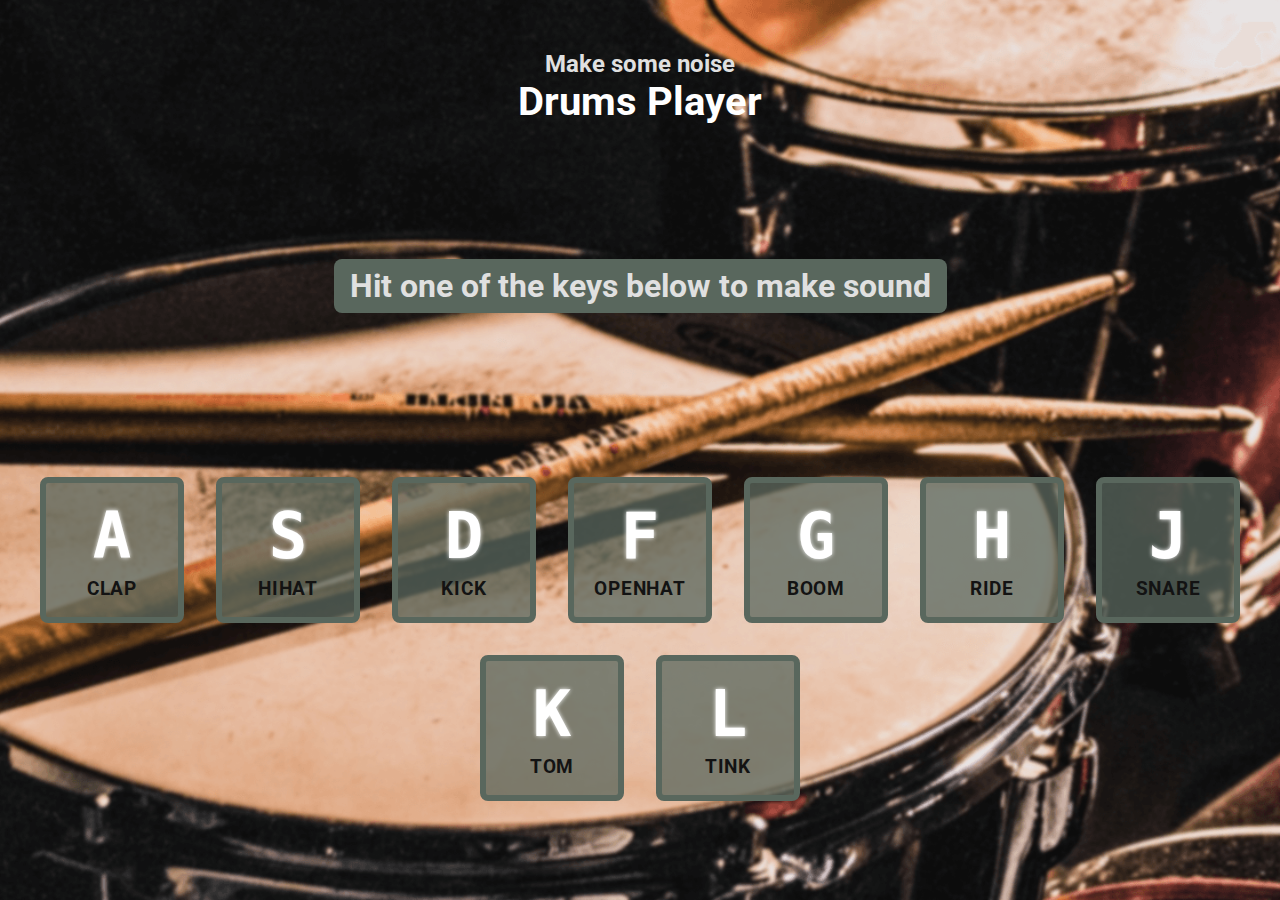
<file: 01-drums-player/index.html>
<!DOCTYPE html>
<html lang="pt-br">
<head>
    <meta charset="UTF-8">
    <meta http-equiv="X-UA-Compatible" content="IE=edge">
    <meta name="viewport" content="width=device-width, initial-scale=1.0">
    <link rel="preconnect" href="https://fonts.googleapis.com">
    <link rel="preconnect" href="https://fonts.gstatic.com" crossorigin>
    <link href="https://fonts.googleapis.com/css2?family=Roboto:wght@400;700;900&display=swap" rel="stylesheet">
    <title>01 | Drums Player</title>
    <link rel="stylesheet" href="style.css">
</head>
<body>
    <header>
        <h3>Make some noise</h3>
        <h1>Drums Player</h1>
    </header>

    <div class="key-container-title">
        <h2>Hit  one of the keys below to make sound</h2>
    </div>
    <main>
        <div class="keys-container">
            <div data-key="65" class="key">
                <kbd>A</kbd>
                <span class="sound">clap</span>
            </div>
            <div data-key="83" class="key">
                <kbd>S</kbd>
                <span class="sound">hihat</span>
            </div>
            <div data-key="68" class="key">
                <kbd>D</kbd>
                <span class="sound">kick</span>
            </div>
            <div data-key="70" class="key">
                <kbd>F</kbd>
                <span class="sound">openhat</span>
            </div>
            <div data-key="71" class="key">
                <kbd>G</kbd>
                <span class="sound">boom</span>
            </div>
            <div data-key="72" class="key">
                <kbd>H</kbd>
                <span class="sound">ride</span>
            </div>
            <div data-key="74" class="key">
                <kbd>J</kbd>
                <span class="sound">snare</span>
            </div>
            <div data-key="75" class="key">
                <kbd>K</kbd>
                <span class="sound">tom</span>
            </div>
            <div data-key="76" class="key">
                <kbd>L</kbd>
                <span class="sound">tink</span>
            </div>
        </div>
    </main>

    <audio data-key="65" src="assets/sounds/clap.wav"></audio>
    <audio data-key="83" src="assets/sounds/hihat.wav"></audio>
    <audio data-key="68" src="assets/sounds/kick.wav"></audio>
    <audio data-key="70" src="assets/sounds/openhat.wav"></audio>
    <audio data-key="71" src="assets/sounds/boom.wav"></audio>
    <audio data-key="72" src="assets/sounds/ride.wav"></audio>
    <audio data-key="74" src="assets/sounds/snare.wav"></audio>
    <audio data-key="75" src="assets/sounds/tom.wav"></audio>
    <audio data-key="76" src="assets/sounds/tink.wav"></audio>
    
    <script src="scripts.js"></script>
</body>
</html>
</file>
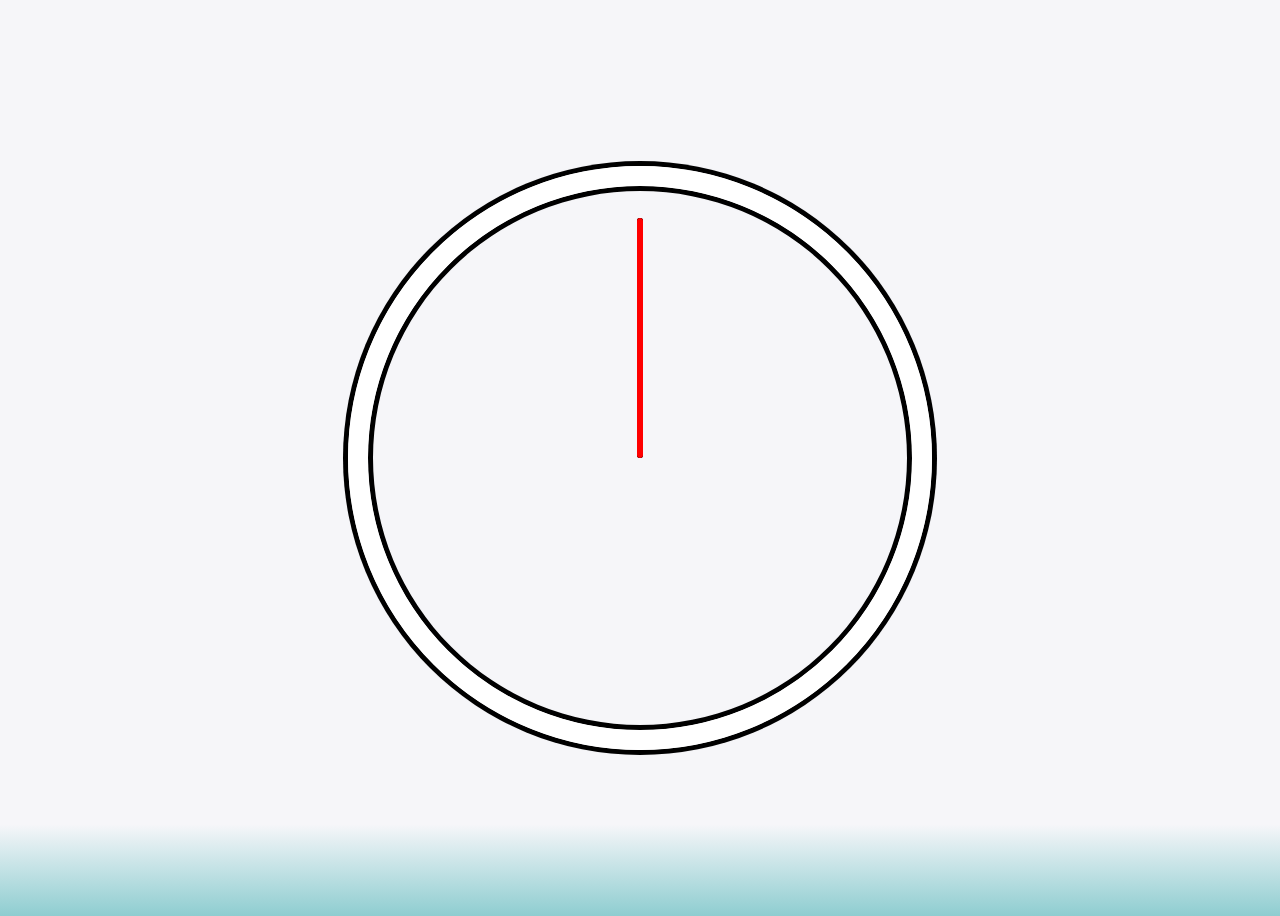
<file: 02-js-clock/index.html>
<!DOCTYPE html>
<html lang="pt-br">
<head>
    <meta charset="UTF-8">
    <meta http-equiv="X-UA-Compatible" content="IE=edge">
    <meta name="viewport" content="width=device-width, initial-scale=1.0">
    <link rel="stylesheet" href="style.css">
    <title>02 | JS Clock</title>
</head>
<body>
    <div class="clock">
        <div class="clock-face">
          <div class="hand hour-hand"></div>
          <div class="hand min-hand"></div>
          <div class="hand second-hand"></div>
        </div>
      </div>
      <script src="scripts.js"></script>
</body>
</html>
</file>
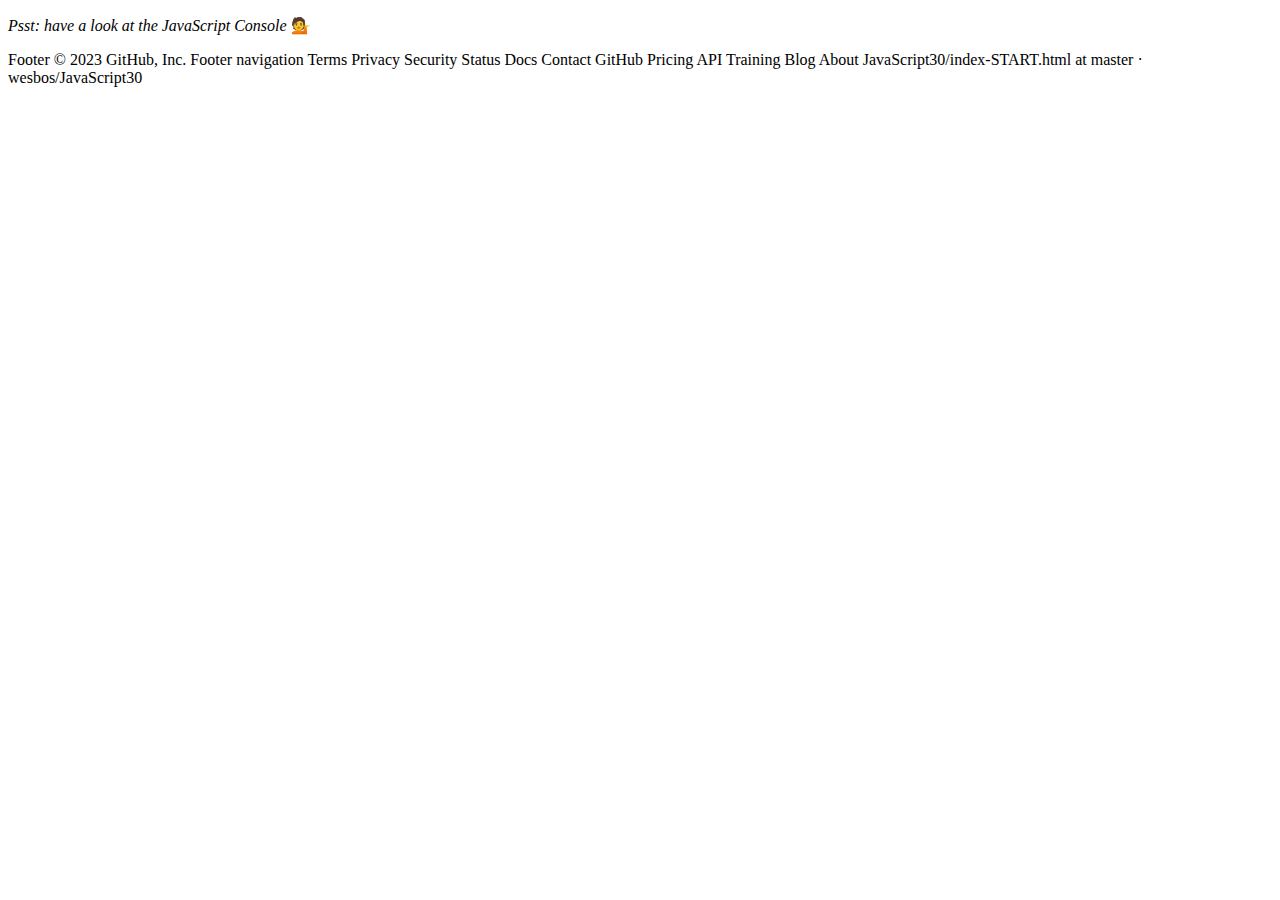
<file: 04-array-cardio/index.html>
<!DOCTYPE html>
<html lang="en">
    <head>
        <meta charset="UTF-8" />
        <title>Array Cardio 💪</title>
        <link rel="icon" href="https://fav.farm/🔥" />
    </head>
    <body>
        <p><em>Psst: have a look at the JavaScript Console</em> 💁</p>
        <script>
            // Get your shorts on - this is an array workout!
            // ## Array Cardio Day 1

            // Some data we can work with
            const inventors = [
                { first: "Albert", last: "Einstein", year: 1879, passed: 1955 },
                { first: "Isaac", last: "Newton", year: 1643, passed: 1727 },
                { first: "Galileo", last: "Galilei", year: 1564, passed: 1642 },
                { first: "Marie", last: "Curie", year: 1867, passed: 1934 },
                { first: "Johannes", last: "Kepler", year: 1571, passed: 1630 },
                {
                    first: "Nicolaus",
                    last: "Copernicus",
                    year: 1473,
                    passed: 1543,
                },
                { first: "Max", last: "Planck", year: 1858, passed: 1947 },
                {
                    first: "Katherine",
                    last: "Blodgett",
                    year: 1898,
                    passed: 1979,
                },
                { first: "Ada", last: "Lovelace", year: 1815, passed: 1852 },
                { first: "Sarah E.", last: "Goode", year: 1855, passed: 1905 },
                { first: "Lise", last: "Meitner", year: 1878, passed: 1968 },
                {
                    first: "Hanna",
                    last: "Hammarström",
                    year: 1829,
                    passed: 1909,
                },
            ];

            const people = [
                "Bernhard, Sandra",
                "Bethea, Erin",
                "Becker, Carl",
                "Bentsen, Lloyd",
                "Beckett, Samuel",
                "Blake, William",
                "Berger, Ric",
                "Beddoes, Mick",
                "Beethoven, Ludwig",
                "Belloc, Hilaire",
                "Begin, Menachem",
                "Bellow, Saul",
                "Benchley, Robert",
                "Blair, Robert",
                "Benenson, Peter",
                "Benjamin, Walter",
                "Berlin, Irving",
                "Benn, Tony",
                "Benson, Leana",
                "Bent, Silas",
                "Berle, Milton",
                "Berry, Halle",
                "Biko, Steve",
                "Beck, Glenn",
                "Bergman, Ingmar",
                "Black, Elk",
                "Berio, Luciano",
                "Berne, Eric",
                "Berra, Yogi",
                "Berry, Wendell",
                "Bevan, Aneurin",
                "Ben-Gurion, David",
                "Bevel, Ken",
                "Biden, Joseph",
                "Bennington, Chester",
                "Bierce, Ambrose",
                "Billings, Josh",
                "Birrell, Augustine",
                "Blair, Tony",
                "Beecher, Henry",
                "Biondo, Frank",
            ];

            // Array.prototype.filter()
            // 1. Filter the list of inventors for those who were born in the 1500's
            const fifteen = inventors.filter(function (inventor) {
                if (inventor.year >= 1500 && inventor.year < 1600) {
                    return true; //keep it in the array
                }
            });

            // console.table(fifteen);

            // Array.prototype.map()
            // Return the same exact length of the mapped array into  the new one
            // Ex.: mappedArray.length = 10 || newMappedArray.length = 10
            // 2. Give us an array of the inventors first and last names
            const fullNames = inventors.map(function (inventor) {
                return `${inventor.first} ${inventor.last}`;
            });

            // console.log(fullNames);

            // Array.prototype.sort()
            // organize itens in a table in order to form an order. This comparison is done by 2 itens at a time.
            // 3. Sort the inventors by birthdate, oldest to youngest

            //longest solving solution
            // const ordered = inventors.sort(function (a, b) {
            //     if (a.year > b.year) {
            //         return 1;
            //     } else {
            //         return -1;
            //     }
            // });

            //shortest solving solution
            const ordered = inventors.sort((a, b) =>
                a.year > b.year ? 1 : -1
            );

            // console.table(ordered);

            // Array.prototype.reduce()
            // 4. How many years did all the inventors live all together?
            const totalYears = inventors.reduce((total, inventor) => {
                return total + (inventor.passed - inventor.year);
            }, 0);

            // console.log(totalYears);

            // 5. Sort the inventors by years lived
            const oldest = inventors.sort((a, b) => {
                const lastInventor = a.passed - a.year;
                const nextInventor = b.passed - b.year;
                return lastInventor > nextInventor ? -1 : 1;
            });

            // console.table(oldest);

            // 6. create a list of Boulevards in Paris that contain 'de' anywhere in the name
            // https://en.wikipedia.org/wiki/Category:Boulevards_in_Paris
            // const category = document.querySelector(".mw-category");
            // const links = Array.from(category.querySelectorAll("a"));
            // const de = links
            //     .map((link) => link.textContent)
            //     .filter((streetName) => streetName.includes("de"));

            // 7. sort Exercise
            // Sort the people alphabetically by last name

            // 8. Reduce Exercise
            // Sum up the instances of each of these
            const transportation = data.reduce(function (obj, item) {
                if (!obj[item]) {
                    obj[item] = 0;
                }
                obj[item]++;
                return obj;
            }, {});

            console.log(transportation);

            const data = [
                "car",
                "car",
                "truck",
                "truck",
                "bike",
                "walk",
                "car",
                "van",
                "bike",
                "walk",
                "car",
                "van",
                "car",
                "truck",
            ];
        </script>
    </body>
</html>
Footer © 2023 GitHub, Inc. Footer navigation Terms Privacy Security Status Docs
Contact GitHub Pricing API Training Blog About JavaScript30/index-START.html at
master · wesbos/JavaScript30
</file>
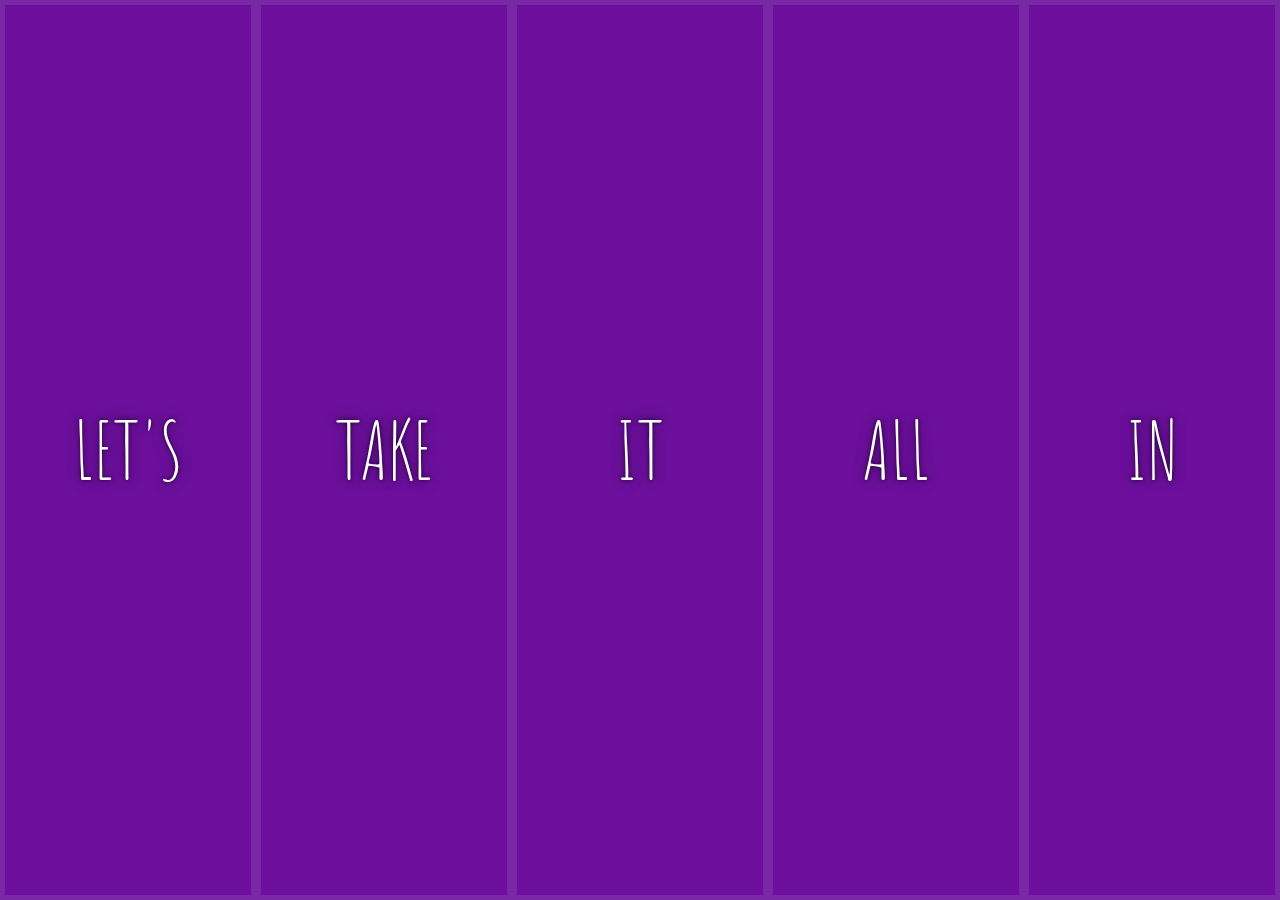
<file: 05-flex-panels/index.html>
<!DOCTYPE html>
<html lang="en">
    <head>
        <meta charset="UTF-8" />
        <title>Flex Panels 💪</title>
        <link
            href="https://fonts.googleapis.com/css?family=Amatic+SC"
            rel="stylesheet"
            type="text/css"
        />
        <link rel="icon" href="https://fav.farm/🔥" />
    </head>
    <body>
        <style>
            html {
                box-sizing: border-box;
                background: #ffc600;
                font-family: "helvetica neue";
                font-size: 20px;
                font-weight: 200;
            }

            body {
                margin: 0;
            }

            *,
            *:before,
            *:after {
                box-sizing: inherit;
            }

            .panels {
                min-height: 100vh;
                overflow: hidden;
                display: flex;
            }

            .panel {
                background: #6b0f9c;
                box-shadow: inset 0 0 0 5px rgba(255, 255, 255, 0.1);
                color: white;
                text-align: center;
                align-items: center;
                /* Safari transitionend event.propertyName === flex */
                /* Chrome + FF transitionend event.propertyName === flex-grow */
                transition: font-size 0.7s cubic-bezier(0.61, -0.19, 0.7, -0.11),
                    flex 0.7s cubic-bezier(0.61, -0.19, 0.7, -0.11),
                    background 0.2s;
                font-size: 20px;
                background-size: cover;
                background-position: center;
                flex: 1;
                justify-content: center;
                align-items: center;
                display: flex;
                flex-direction: column;
            }

            .panel1 {
                background-image: url(https://source.unsplash.com/gYl-UtwNg_I/1500x1500);
            }
            .panel2 {
                background-image: url(https://source.unsplash.com/rFKUFzjPYiQ/1500x1500);
            }
            .panel3 {
                background-image: url(https://images.unsplash.com/photo-1465188162913-8fb5709d6d57?ixlib=rb-0.3.5&q=80&fm=jpg&crop=faces&cs=tinysrgb&w=1500&h=1500&fit=crop&s=967e8a713a4e395260793fc8c802901d);
            }
            .panel4 {
                background-image: url(https://source.unsplash.com/ITjiVXcwVng/1500x1500);
            }
            .panel5 {
                background-image: url(https://source.unsplash.com/3MNzGlQM7qs/1500x1500);
            }

            /* Flex Children */
            .panel > * {
                margin: 0;
                width: 100%;
                transition: transform 0.5s;
                flex: 1 0 auto;
                display: flex;
                justify-content: center;
                align-items: center;
            }

            .panel > *:first-child {
                transform: translateY(-100%);
            }

            .panel.open-active > *:first-child {
                transform: translateY(0);
            }

            .panel > *:last-child {
                transform: translateY(100%);
            }

            .panel.open-active > *:last-child {
                transform: translateY(0);
            }

            .panel p {
                text-transform: uppercase;
                font-family: "Amatic SC", cursive;
                text-shadow: 0 0 4px rgba(0, 0, 0, 0.72),
                    0 0 14px rgba(0, 0, 0, 0.45);
                font-size: 2em;
            }

            .panel p:nth-child(2) {
                font-size: 4em;
            }

            .panel.open {
                flex: 5;
                font-size: 40px;
            }
        </style>

        <div class="panels">
            <div class="panel panel1">
                <p>Hey</p>
                <p>Let's</p>
                <p>Dance</p>
            </div>
            <div class="panel panel2">
                <p>Give</p>
                <p>Take</p>
                <p>Receive</p>
            </div>
            <div class="panel panel3">
                <p>Experience</p>
                <p>It</p>
                <p>Today</p>
            </div>
            <div class="panel panel4">
                <p>Give</p>
                <p>All</p>
                <p>You can</p>
            </div>
            <div class="panel panel5">
                <p>Life</p>
                <p>In</p>
                <p>Motion</p>
            </div>
        </div>

        <script>
            const panels = document.querySelectorAll(".panel");

            function toggleOpen() {
                this.classList.toggle("open");
            }

            function toggleActive(e) {
                if (e.propertyName.includes("flex")) {
                    this.classList.toggle("open-active");
                }
            }

            panels.forEach((panel) =>
                panel.addEventListener("click", toggleOpen)
            );

            panels.forEach((panel) =>
                panel.addEventListener("transitionend", toggleActive)
            );
        </script>
    </body>
</html>
</file>
<file: 01-drums-player/style.css>
:root {
    --title-color: #fff;
    --subtitle-color: #E0E0E0;
    --container-color: #59675D;
    --text-color: #131313;
}

* {
    padding: 0;
    box-sizing: border-box;
    margin: 0;
}

html {
    background: no-repeat url("assets/drums-bg.png") bottom center;
    background-size: cover;
}

body {
    font-family: 'Roboto', sans-serif;
    min-height: 100vh;
}

header {
    text-align: center;
    padding: 3.125rem 0;
}

h1 {
    font-size: 2.5rem;
}

h2 {
    font-size: 2rem;
}

h3 {
    font-size: 1.5rem;
}

h1, kbd {
    color: var(--title-color);
}

h2, h3 {
    color: var(--subtitle-color);
}

span, p {
    color: var(--text-color);
}

.key-container-title {
    padding: 0.5rem 1rem;
    margin: 5.25rem auto;
    text-align: center;
    background: var(--container-color);
    border-radius: 0.5rem;
    width: fit-content;
}

.keys-container {
    padding-top: 4rem;
    display: flex;
    flex: 1;
    align-items: center;
    justify-content: center;
    flex-wrap: wrap;
}


.key {
    border: .4rem solid var(--container-color);
    border-radius: .5rem;
    margin: 1rem;
    font-size: 1.5rem;
    padding: 1rem .5rem;
    transition: all .1s ease;
    width: 9rem;
    text-align: center;
    background: rgba(89, 103, 93, 0.75);
}

.key > kbd {
    display: block;
    font-size: 4rem;
    font-weight: 900;
    text-shadow: 0 0 .25rem var(--title-color);
}

.key > span {
    font-size: 1.2rem;
    text-transform: uppercase;
    letter-spacing: .05rem;
    font-weight: 700;
    text-align: center;
}

.playing {
    transform: scale(1.1);
    border-color: #e4e4e4;
    box-shadow: 0 0 1rem #e4e4e4;
  }

@media(max-width: 768px) {
    html {
        font-size: 75%;
    }

    body {
        background: no-repeat url("assets/drums-bg-mobile.png");
        background-size: cover;
        padding: 0 12px;
    }

    .keys-container {
        display: grid;
        gap: 24px;
        grid-template-columns: repeat(3, 100px);
        justify-items: center;
        align-content: center;


    }

    .key {
        width: 100%;
        border-radius: 8px;
    }
}
</file>
<file: 02-js-clock/style.css>
html {
    padding: 0;
    margin: 0;
    box-sizing: border-box;
    background: rgb(246,246,249);
    background: linear-gradient(180deg, rgba(246,246,249,1) 90%, rgba(142,205,208,1) 100%);   
  }

  body {
    display: flex;
    flex: 1;
    min-height: 100vh;
    align-items: center;
  }

  .animation-stopper * {
    animation: none !important;
    transition: none !important;
  }

  .clock {
    width: 30rem;
    height: 30rem;
    border: 20px solid white;
    border-radius: 50%;
    margin: 50px auto;
    position: relative;
    padding: 2rem;
    box-shadow:
      0 0 0 5px rgba(0,0,0,1),
      inset 0 0 0 5px #000000,
      inset 0 0 5px black,
      0 0 5px rgba(0,0,0,1);
  }

  .clock-face {
    position: relative;
    width: 100%;
    height: 100%;
    transform: translateY(-3px); /* account for the height of the clock hands */
  }

  .hand {
    width: 50%;
    height: 6px;
    background: black;
    position: absolute;
    top: 50%;
    transform: rotate(90deg);
    transform-origin: 100%;
    transition: all 0.05s;
    transition-timing-function: cubic-bezier(0, 2.29, 1, 1);
    border-radius: 4px;
  }

  .second-hand {
    background: red;
  }
</file>
